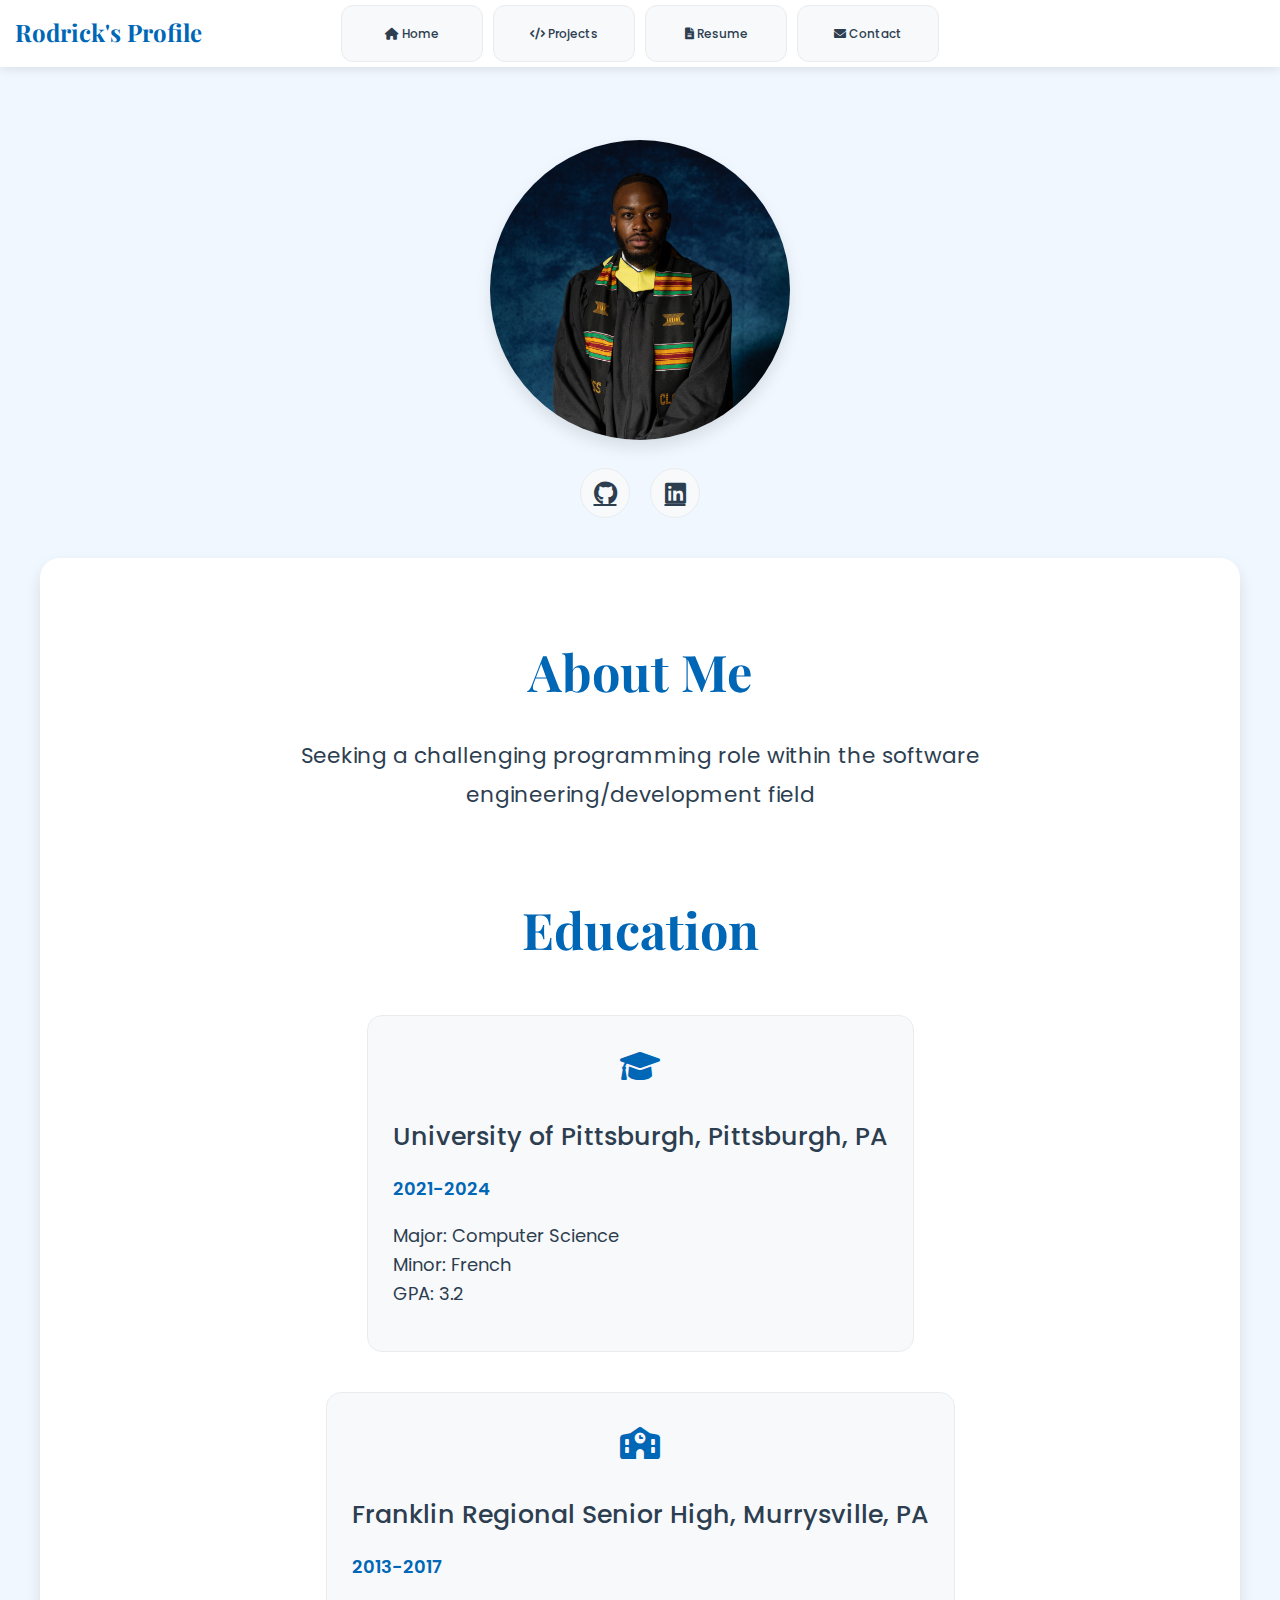
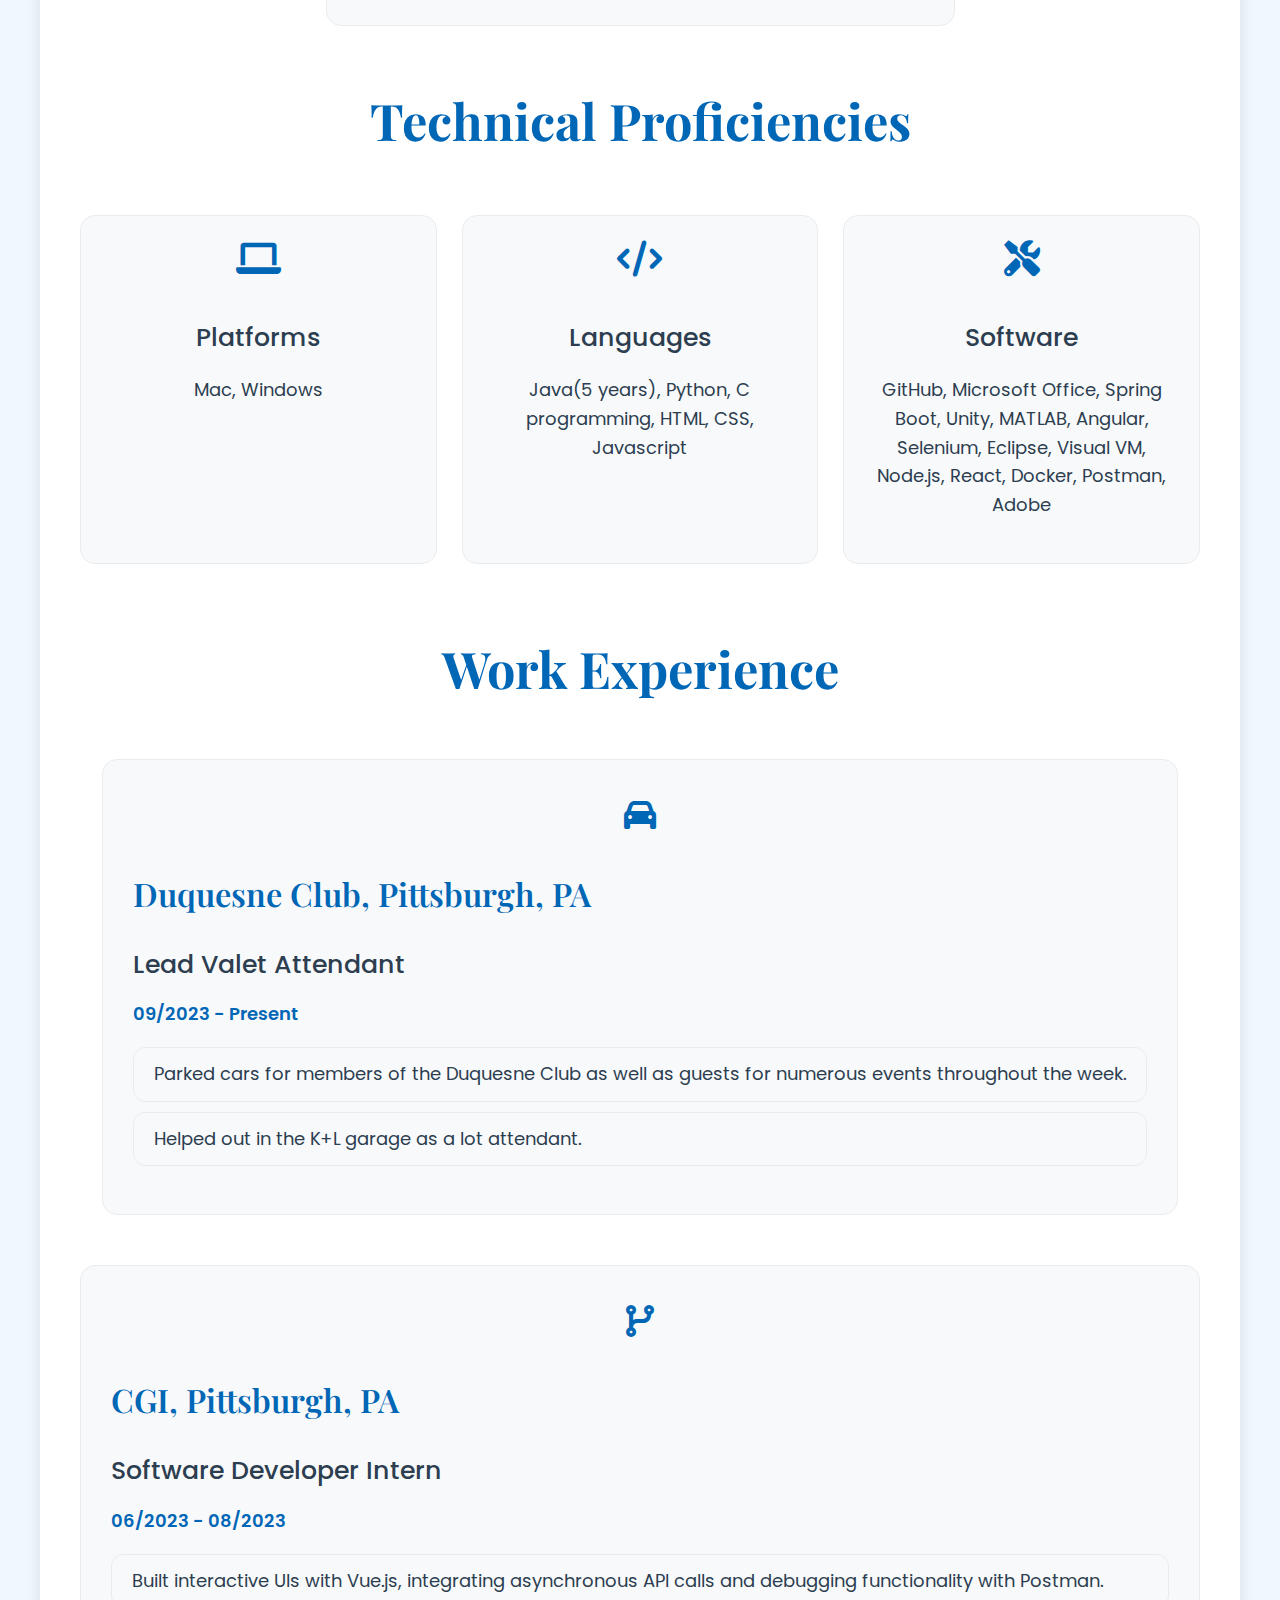
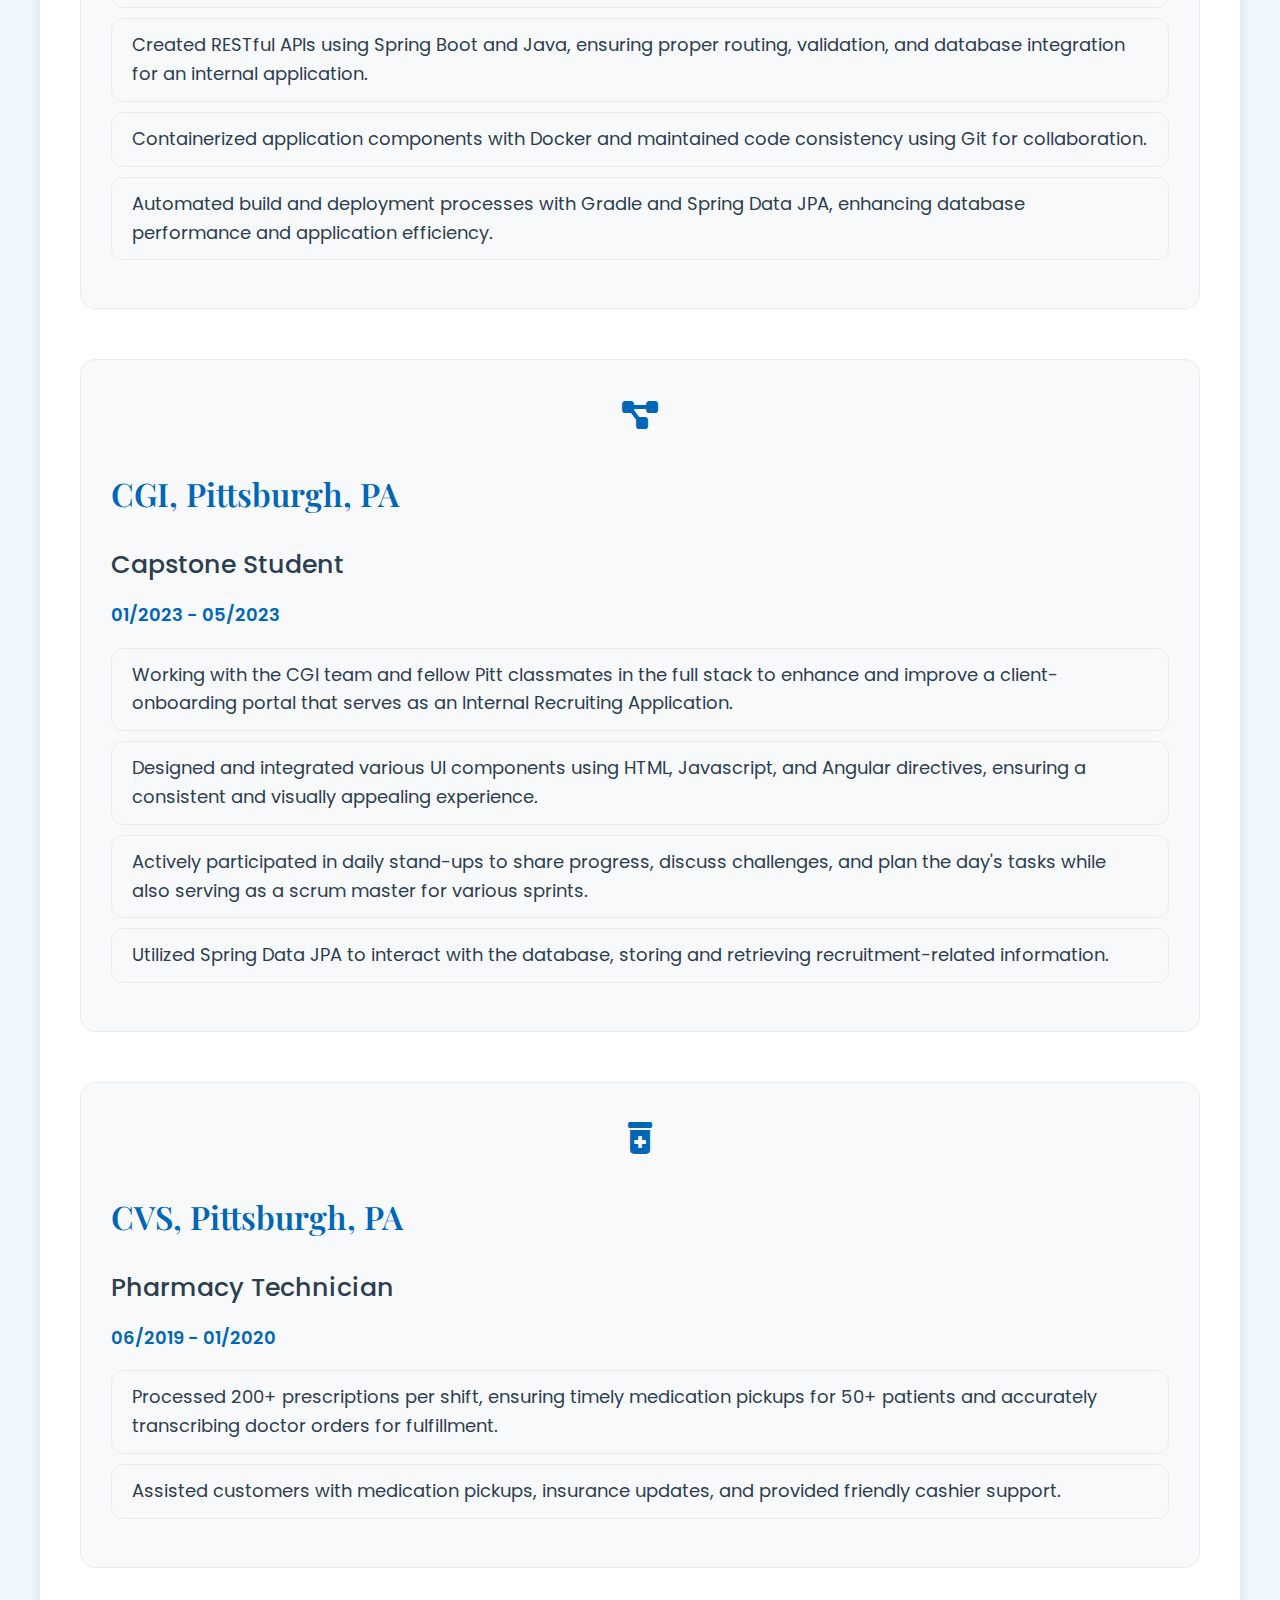
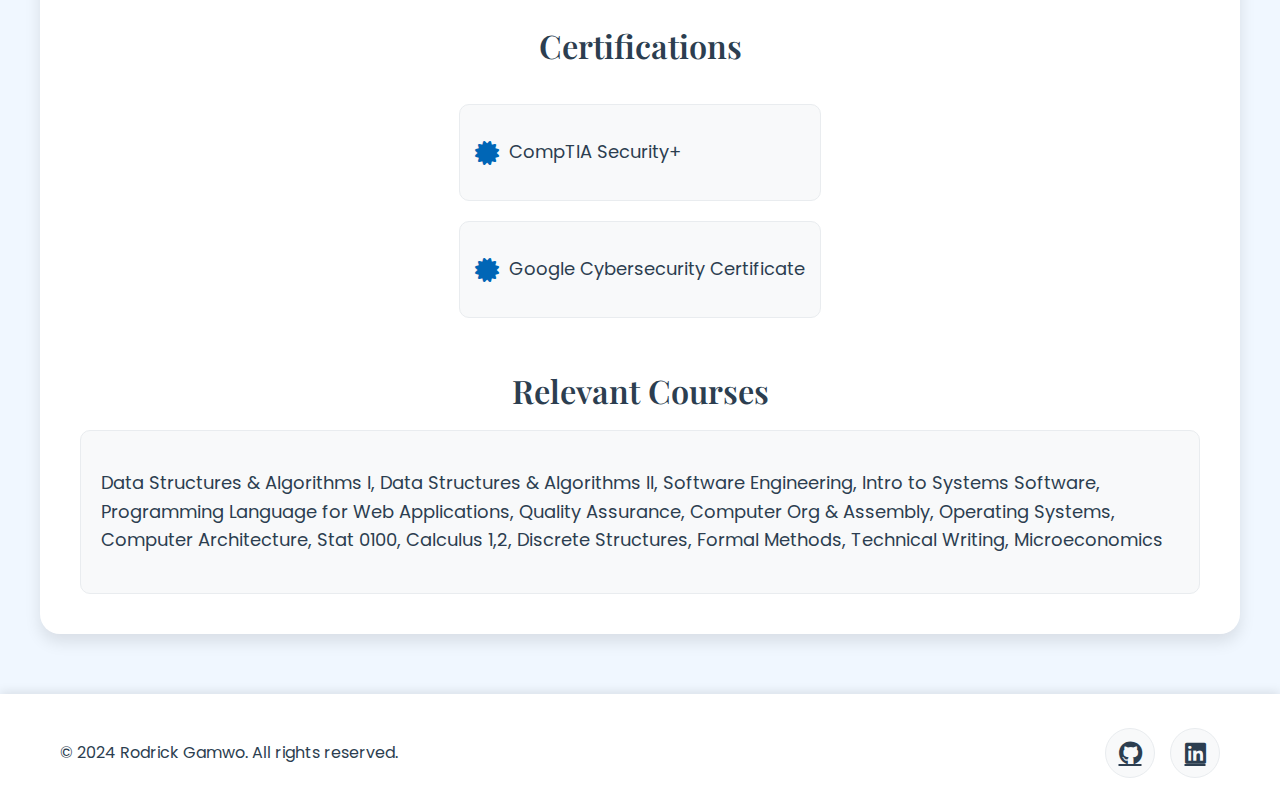
<file: index.html>
<!DOCTYPE html>
<html lang="en">
<head>
    <meta charset="UTF-8">
    <meta name="viewport" content="width=device-width, initial-scale=1.0">
    <title>Rodrick Gamwo - Portfolio</title>
    <link rel="stylesheet" href="styles.css">
    <link rel="stylesheet" href="https://cdnjs.cloudflare.com/ajax/libs/font-awesome/6.0.0/css/all.min.css">
</head>
<body>
    <header>
        <div class="navbar">
            <div class="logo">Rodrick's Profile</div>
            <ul>
                <li><a href="index.html"><i class="fas fa-home"></i> Home</a></li>
                <li><a href="projects.html"><i class="fas fa-code"></i> Projects</a></li>
                <li><a href="resume.html"><i class="fas fa-file-alt"></i> Resume</a></li>
                <li><a href="contact.html"><i class="fas fa-envelope"></i> Contact</a></li>
            </ul>
        </div>
    </header>

    <main style="padding-top: 80px;">
        <div class="profile-image">
            <img src="RodrickProfile.jpg" alt="Rodrick Gamwo" width="325" height="400">
            <div class="social-links">
                <a href="#" class="social-link"><i class="fab fa-github"></i></a>
                <a href="#" class="social-link"><i class="fab fa-linkedin"></i></a>
            </div>
        </div>

        <section class="red">
            <h1>About Me</h1>
            <p class="about-text">Seeking a challenging programming role within the software engineering/development field</p>

            <h1>Education</h1>
            <div class="education-item">
                <div class="education-icon">
                    <i class="fas fa-graduation-cap"></i>
                </div>
                <h3>University of Pittsburgh, Pittsburgh, PA</h3>
                <p><strong>2021-2024</strong></p>
                <p>Major: Computer Science<br>
                Minor: French<br>
                GPA: 3.2</p>
            </div>

            <div class="education-item">
                <div class="education-icon">
                    <i class="fas fa-school"></i>
                </div>
                <h3>Franklin Regional Senior High, Murrysville, PA</h3>
                <p><strong>2013-2017</strong></p>
            </div>

            <h1>Technical Proficiencies</h1>
            <div class="skills-grid">
                <div class="skill-category">
                    <i class="fas fa-laptop"></i>
                    <h3>Platforms</h3>
                    <p>Mac, Windows</p>
                </div>
                <div class="skill-category">
                    <i class="fas fa-code"></i>
                    <h3>Languages</h3>
                    <p>Java(5 years), Python, C programming, HTML, CSS, Javascript</p>
                </div>
                <div class="skill-category">
                    <i class="fas fa-tools"></i>
                    <h3>Software</h3>
                    <p>GitHub, Microsoft Office, Spring Boot, Unity, MATLAB, Angular, Selenium, Eclipse, Visual VM, Node.js, React, Docker, Postman, Adobe</p>
                </div>
            </div>

            <h1>Work Experience</h1>
            
            <div class="experience-item">
                <div class="experience-icon">
                    <i class="fas fa-car"></i>
                </div>
                <h2>Duquesne Club, Pittsburgh, PA</h2>
                <h3>Lead Valet Attendant</h3>
                <p><strong>09/2023 - Present</strong></p>
                <ul>
                    <li>Parked cars for members of the Duquesne Club as well as guests for numerous events throughout the week.</li>
                    <li>Helped out in the K+L garage as a lot attendant.</li>
                </ul>
            </div>

            <div class="experience-item">
                <div class="experience-icon">
                    <i class="fas fa-code-branch"></i>
                </div>
                <h2>CGI, Pittsburgh, PA</h2>
                <h3>Software Developer Intern</h3>
                <p><strong>06/2023 - 08/2023</strong></p>
                <ul>
                    <li>Built interactive UIs with Vue.js, integrating asynchronous API calls and debugging functionality with Postman.</li>
                    <li>Created RESTful APIs using Spring Boot and Java, ensuring proper routing, validation, and database integration for an internal application.</li>
                    <li>Containerized application components with Docker and maintained code consistency using Git for collaboration.</li>
                    <li>Automated build and deployment processes with Gradle and Spring Data JPA, enhancing database performance and application efficiency.</li>
                </ul>
            </div>

            <div class="experience-item">
                <div class="experience-icon">
                    <i class="fas fa-project-diagram"></i>
                </div>
                <h2>CGI, Pittsburgh, PA</h2>
                <h3>Capstone Student</h3>
                <p><strong>01/2023 - 05/2023</strong></p>
                <ul>
                    <li>Working with the CGI team and fellow Pitt classmates in the full stack to enhance and improve a client-onboarding portal that serves as an Internal Recruiting Application.</li>
                    <li>Designed and integrated various UI components using HTML, Javascript, and Angular directives, ensuring a consistent and visually appealing experience.</li>
                    <li>Actively participated in daily stand-ups to share progress, discuss challenges, and plan the day's tasks while also serving as a scrum master for various sprints.</li>
                    <li>Utilized Spring Data JPA to interact with the database, storing and retrieving recruitment-related information.</li>
                </ul>
            </div>

            <div class="experience-item">
                <div class="experience-icon">
                    <i class="fas fa-prescription-bottle-alt"></i>
                </div>
                <h2>CVS, Pittsburgh, PA</h2>
                <h3>Pharmacy Technician</h3>
                <p><strong>06/2019 - 01/2020</strong></p>
                <ul>
                    <li>Processed 200+ prescriptions per shift, ensuring timely medication pickups for 50+ patients and accurately transcribing doctor orders for fulfillment.</li>
                    <li>Assisted customers with medication pickups, insurance updates, and provided friendly cashier support.</li>
                </ul>
            </div>

            <h2>Certifications</h2>
            <div class="certifications-grid">
                <div class="certification-item">
                    <i class="fas fa-certificate"></i>
                    <p>CompTIA Security+</p>
                </div>
                <div class="certification-item">
                    <i class="fas fa-certificate"></i>
                    <p>Google Cybersecurity Certificate</p>
                </div>
            </div>

            <h2>Relevant Courses</h2>
            <div class="courses-grid">
                <p>Data Structures & Algorithms I, Data Structures & Algorithms II, Software Engineering, Intro to Systems Software, Programming Language for Web Applications, Quality Assurance, Computer Org & Assembly, Operating Systems, Computer Architecture, Stat 0100, Calculus 1,2, Discrete Structures, Formal Methods, Technical Writing, Microeconomics</p>
            </div>
        </section>
    </main>

    <footer>
        <div class="footer-content">
            <p>&copy; 2024 Rodrick Gamwo. All rights reserved.</p>
            <div class="footer-social">
                <a href="#" class="social-link"><i class="fab fa-github"></i></a>
                <a href="#" class="social-link"><i class="fab fa-linkedin"></i></a>
            </div>
        </div>
    </footer>
</body>
</html>
</file>
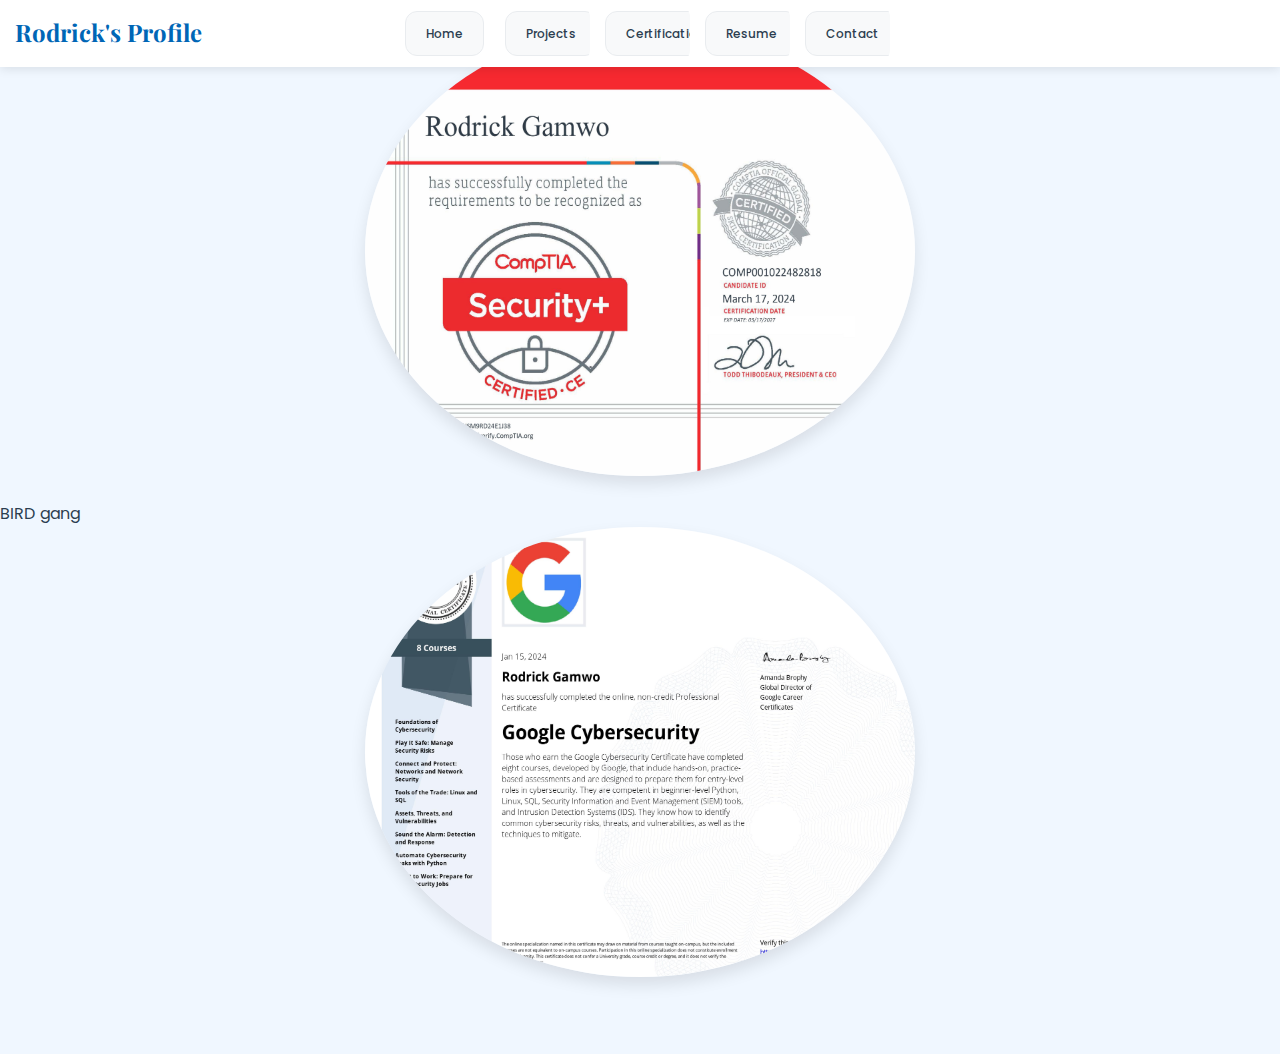
<file: certificates.html>
<html>
    <header>
        <link rel="stylesheet" href="styles.css">
        <div class= "navbar">
            <div class= "logo">Rodrick's Profile</div>
                <ul>
                    <a href= "index.html"><li>Home</li></a>
                    <a href= "projects.html"><li>Projects</li></a>
                    <a href= "certificates.html"><li>Certifications</li></a>
                    <a href= "resume.html"><li>Resume</li></a>
                    <a href= "contact.html"><li>Contact</li></a>
                </ul>
        </div>
    </header>
    <body>
        <br><center><img src="CompTIA.jpg" alt="Rodrick Gamwo" width="550" height="450"></center><br>
        BIRD gang
        <br><center><img src="Coursera.jpg" alt="Rodrick Gamwo" width="550" height="450"></center>
        <br><br><br>
        <div class= "down">
    </div>
    </body>
</html>
</file>
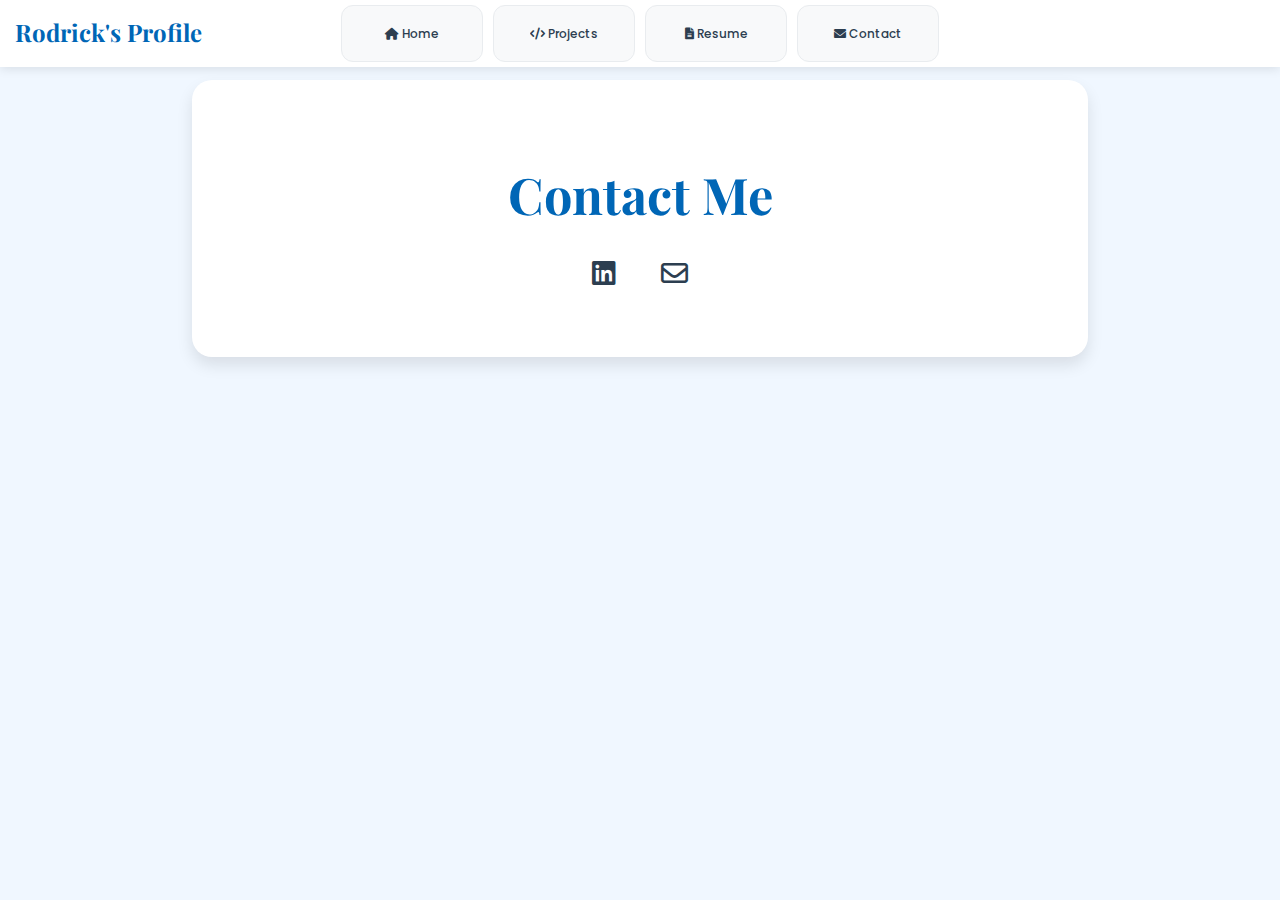
<file: contact.html>
<!DOCTYPE html>
<html lang="en">
<head>
    <meta charset="UTF-8">
    <meta name="viewport" content="width=device-width, initial-scale=1.0">
    <title>Rodrick Gamwo - Contact</title>
    <link rel="stylesheet" href="styles.css">
    <link rel="stylesheet" href="https://cdnjs.cloudflare.com/ajax/libs/font-awesome/6.0.0/css/all.min.css">
</head>
<body>
    <header>
        <div class="navbar">
            <div class="logo">Rodrick's Profile</div>
            <ul>
                <li><a href="index.html"><i class="fas fa-home"></i> Home</a></li>
                <li><a href="projects.html"><i class="fas fa-code"></i> Projects</a></li>
                <li><a href="resume.html"><i class="fas fa-file-alt"></i> Resume</a></li>
                <li><a href="contact.html"><i class="fas fa-envelope"></i> Contact</a></li>
            </ul>
        </div>
    </header>
    <body>
        <main>
            <section>
                <div class="red">
                    <h1>Contact Me</h1>
                    <center><a href="https://www.linkedin.com/in/rodrickgamwo/" class= "linka"><i class="fa-brands fa-linkedin fa-xl"></i></a>&nbsp;&nbsp;&nbsp;&nbsp;&nbsp;&nbsp;&nbsp;&nbsp;
                    <a href = "mailto: rtgamwo@gmail.com.com" class= "linka"><i class="fa-regular fa-envelope fa-xl"></i></a></center>&nbsp;&nbsp;&nbsp;&nbsp;&nbsp;&nbsp;&nbsp;
                  <!-- <a href="tel:412-499-1030" class= "linka"><i class= "fa-sharp fa-regular fa-phone fa-xl"></i></a><br><br> -->
                  <!-- LinkedIn: <a href="https://www.linkedin.com/in/rodrickgamwo/" class= "linka">https://www.linkedin.com/in/rodrickgamwo/</a> <br>
                  Email: <a href = "mailto: rtgamwo@gmail.com.com" class= "linka">rtgamwo@gmail.com</a><br>
                  Cell: (412) 499-1030 -->
                </div>
            </section>
        </main>
    </body>
</html>
</file>
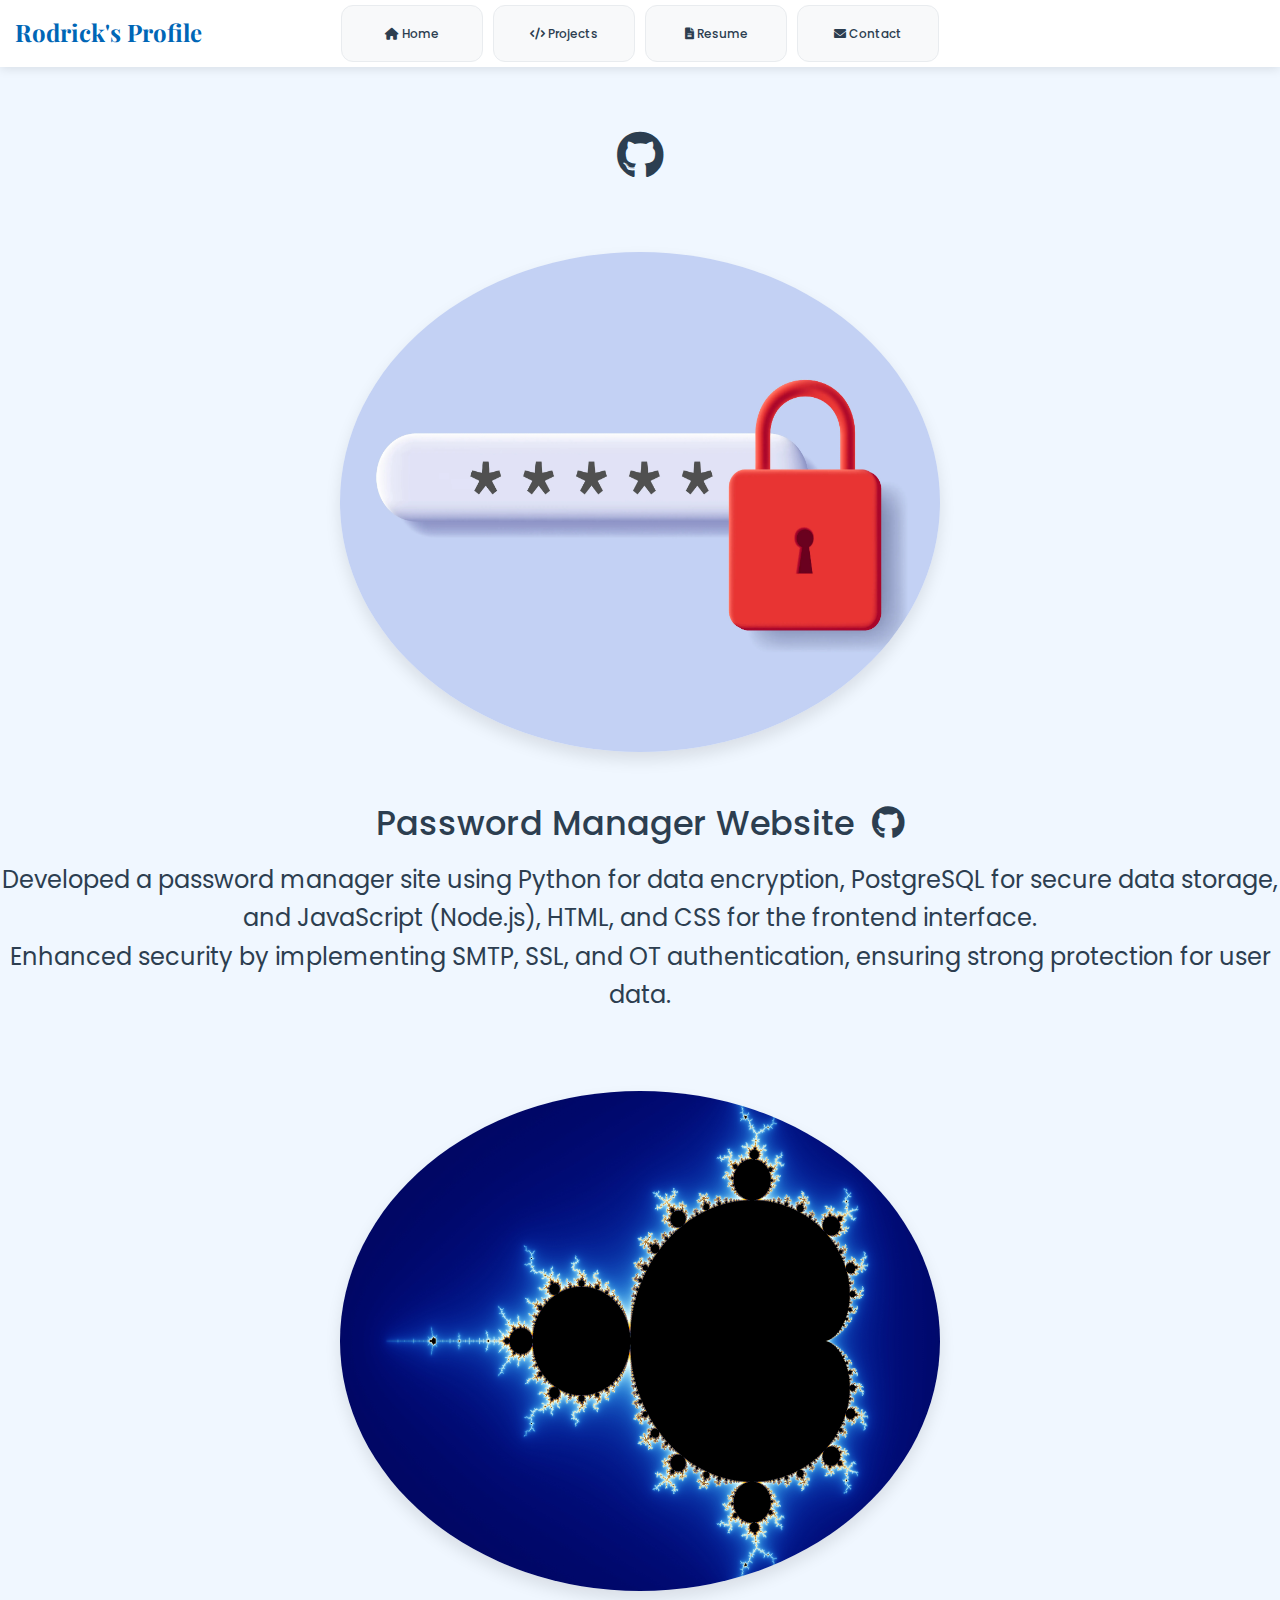
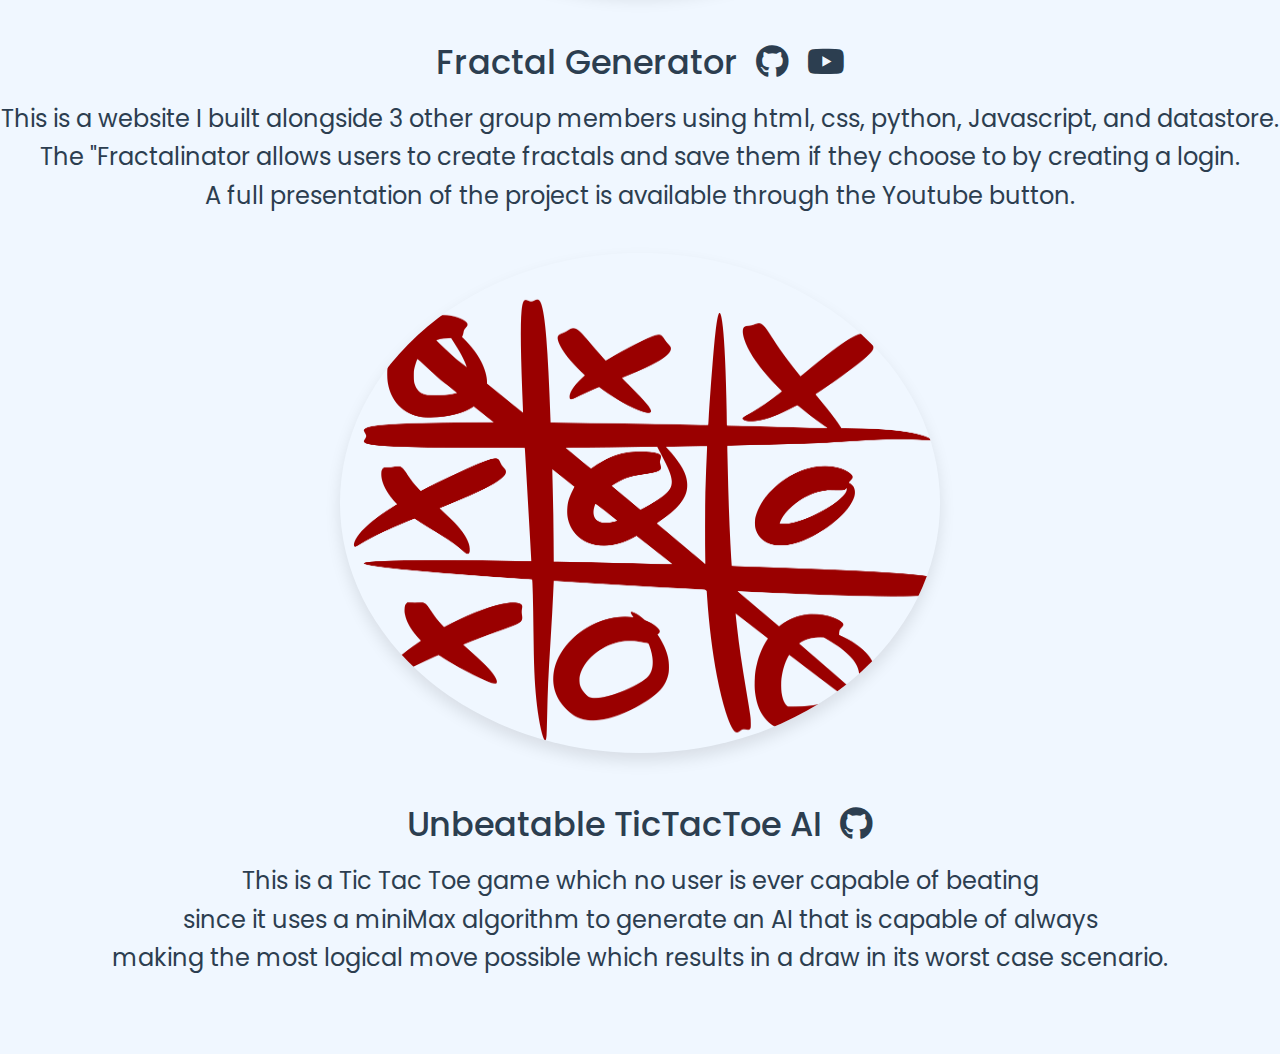
<file: projects.html>
<!DOCTYPE html>
<html lang="en">
<head>
    <meta charset="UTF-8">
    <meta name="viewport" content="width=device-width, initial-scale=1.0">
    <title>Rodrick Gamwo - Projects</title>
    <link rel="stylesheet" href="styles.css">
    <link rel="stylesheet" href="https://cdnjs.cloudflare.com/ajax/libs/font-awesome/6.0.0/css/all.min.css">
</head>
<body>
    <header>
        <div class="navbar">
            <div class="logo">Rodrick's Profile</div>
            <ul>
                <li><a href="index.html"><i class="fas fa-home"></i> Home</a></li>
                <li><a href="projects.html"><i class="fas fa-code"></i> Projects</a></li>
                <li><a href="resume.html"><i class="fas fa-file-alt"></i> Resume</a></li>
                <li><a href="contact.html"><i class="fas fa-envelope"></i> Contact</a></li>
            </ul>
        </div>
    </header>
    <body>
        <div class= "git" style="padding-top: 60px;">
        <br><br>
        <a href="https://github.com/Pittstudent" class= "linka"><i class="fab fa-github fa-2xl"></i></a><br><br><br>
        <img src="Pass.jpg" alt="password manager" width="600" height="500"><br>
        <h3>Password Manager Website &nbsp;<a href="https://github.com/Pittstudent/PassManager" class= "linka"><i class="fab fa-github"></i></a></h3>
        Developed a password manager site using Python for data encryption, PostgreSQL for secure data storage, and JavaScript (Node.js), HTML, and CSS for the frontend interface.<br>
        Enhanced security by implementing SMTP, SSL, and OT authentication, ensuring strong protection for user data.<br><br><br>

        <img src="fractal.jpg" alt="fractal" width="600" height="500"><br>
        <h3>Fractal Generator &nbsp;<a href="https://github.com/dta12/Fractalinator" class= "linka"><i class="fab fa-github"></i></a>
            &nbsp;<a href="https://www.youtube.com/watch?v=hbhx1OQ4jtY" class= "linka"><i class="fab fa-youtube"></i></a></h2>
        This is a website I built alongside 3 other group members using html, css, python, Javascript, and datastore. 
        The "Fractalinator allows users to create fractals and save them if they choose to by creating a login. <br>A full presentation of the project is available through the Youtube button.<br><br>
        
        <img src="tictac.png" alt="fractal" width="600" height="500"><br>
        <h3>Unbeatable TicTacToe AI &nbsp;<a href="https://github.com/Pittstudent/TicTacToeGame" class= "linka"><i class="fab fa-github"></i></a></h3>
        This is a Tic Tac Toe game which no user is ever capable of beating <br>
        since it uses a miniMax algorithm to generate an AI that is capable of always<br>
        making the most logical move possible which results in a draw in its worst case scenario. <br><br><br>
        </div>
    </body>
</html>
</file>
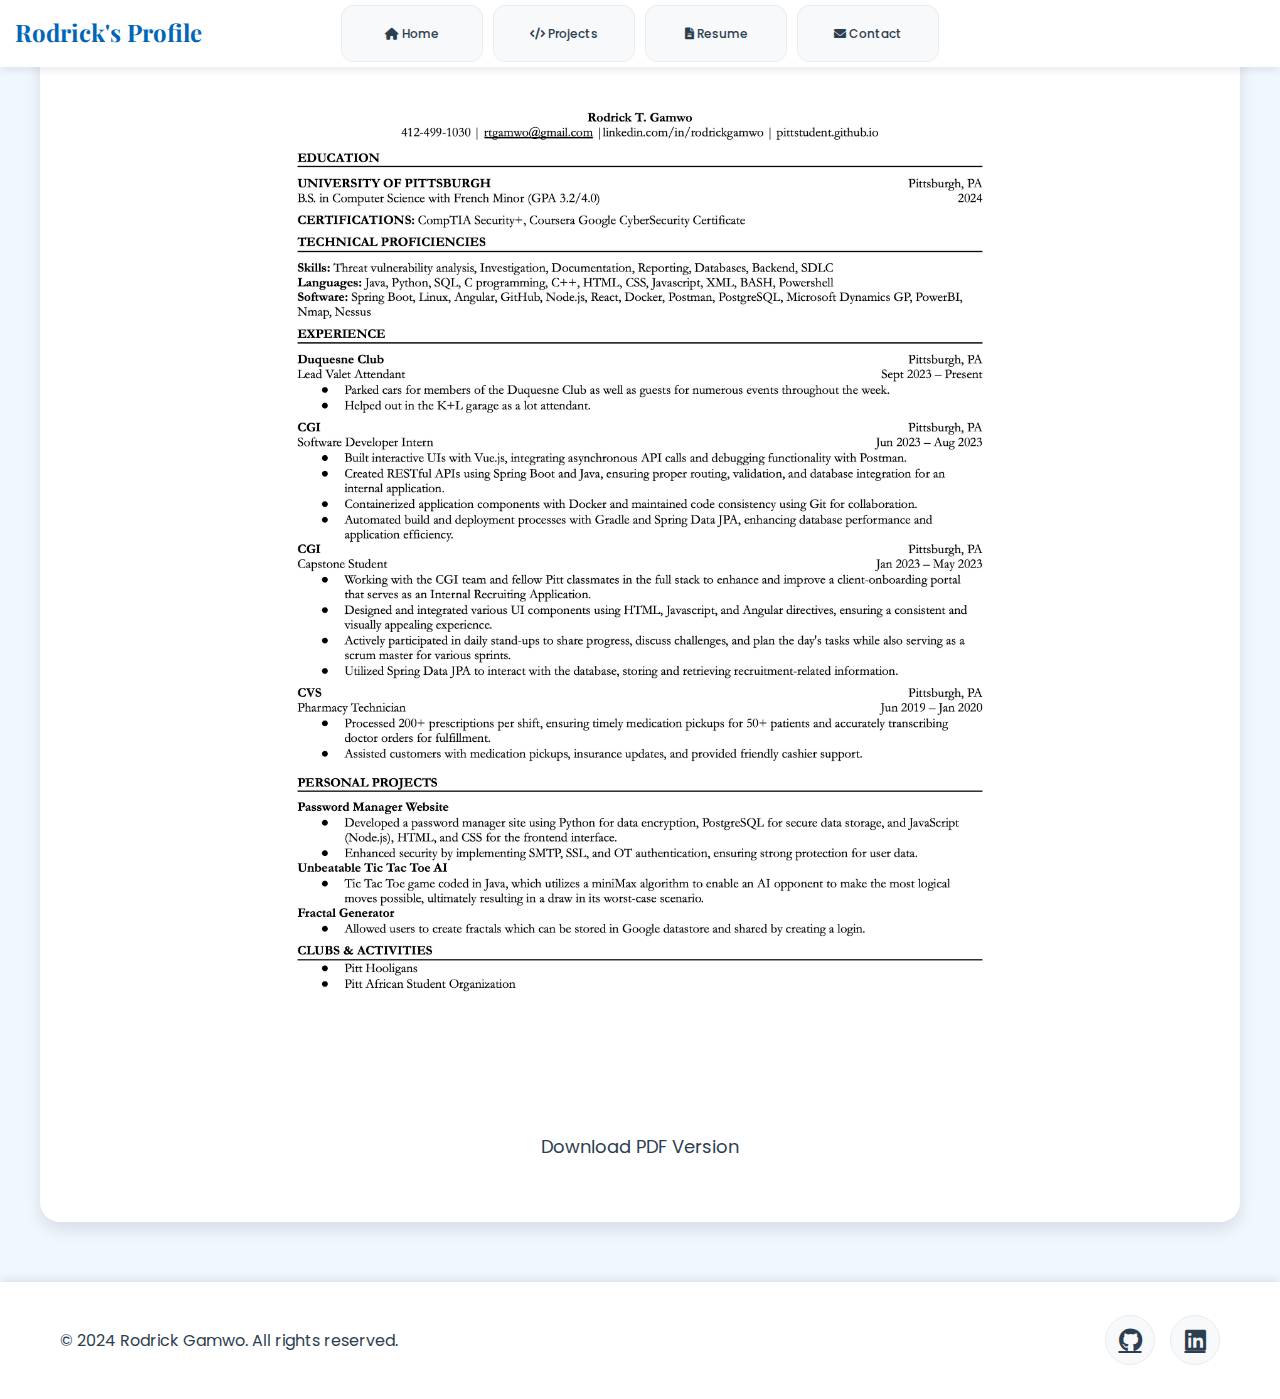
<file: resume.html>
<!DOCTYPE html>
<html lang="en">
<head>
    <meta charset="UTF-8">
    <meta name="viewport" content="width=device-width, initial-scale=1.0">
    <title>Rodrick Gamwo - Resume</title>
    <link rel="stylesheet" href="styles.css">
    <link rel="stylesheet" href="https://cdnjs.cloudflare.com/ajax/libs/font-awesome/6.0.0/css/all.min.css">
</head>
<body>
    <header>
        <div class="navbar">
            <div class="logo">Rodrick's Profile</div>
            <ul>
                <li><a href="index.html"><i class="fas fa-home"></i> Home</a></li>
                <li><a href="projects.html"><i class="fas fa-code"></i> Projects</a></li>
                <li><a href="resume.html"><i class="fas fa-file-alt"></i> Resume</a></li>
                <li><a href="contact.html"><i class="fas fa-envelope"></i> Contact</a></li>
            </ul>
        </div>
    </header>

    <main>
        <section class="red">
            <div style="text-align: center; margin: 20px 0;">
                <img src="RodrickResume.jpg" alt="Rodrick Gamwo Resume" style="max-width: 800px; width: 100%; height: auto; border-radius: 0; box-shadow: none;">
                <br><br>
                <a href="RodrickGamwoResume.pdf" class="linka" download>Download PDF Version</a>
            </div>
        </section>
    </main>

    <footer>
        <div class="footer-content">
            <p>&copy; 2024 Rodrick Gamwo. All rights reserved.</p>
            <div class="footer-social">
                <a href="#" class="social-link"><i class="fab fa-github"></i></a>
                <a href="#" class="social-link"><i class="fab fa-linkedin"></i></a>
            </div>
        </div>
    </footer>
</body>
</html>
</file>
<file: styles.css>
@import url('https://fonts.googleapis.com/css2?family=Poppins:wght@300;400;500;600;700&family=Playfair+Display:wght@400;500;600;700&display=swap');

body {
    margin: 0;
    padding: 0;
    color: #2c3e50;
    background: #f0f7ff;
    line-height: 1.6;
}

* {
    font-family: 'Poppins', sans-serif;
    box-sizing: border-box;
}

section {
    position: relative;
    display: flex;
    flex-direction: column;
    align-items: center;
    min-height: 400px;
    padding: 80px 15vw 80px;
}

.red {
    background: #ffffff;
    font-size: 18px;
    border-radius: 20px;
    box-shadow: 0 8px 16px rgba(0, 0, 0, 0.1);
    max-width: 1200px;
    width: 100%;
    margin: 0 auto;
    padding: 40px;
}

.navbar {
    background: #ffffff;
    padding: 5px 0;
    position: fixed;
    width: 100%;
    top: 0;
    z-index: 1000;
    box-shadow: 0 2px 10px rgba(0, 0, 0, 0.1);
}

.navbar ul {
    list-style: none;
    background: #ffffff;
    padding: 0;
    margin: 0;
    display: flex;
    justify-content: center;
    align-items: center;
}

.navbar li {
    display: inline-block;
    margin: 0 5px;
}

.navbar a {
    text-decoration: none;
    color: #2c3e50;
    width: 100px;
    display: block;
    padding: 6px 10px;
    font-size: 12px;
    text-transform: capitalize;
    font-weight: 500;
    text-align: center;
    transition: all 0.3s ease;
    border-radius: 12px;
    position: relative;
    overflow: hidden;
}

.navbar a::before {
    content: '';
    position: absolute;
    top: 0;
    left: -100%;
    width: 100%;
    height: 100%;
    background: linear-gradient(90deg, transparent, rgba(0, 102, 182, 0.1), transparent);
    transition: 0.5s;
}

.navbar a:hover::before {
    left: 100%;
}

.navbar a:hover {
    background: #e8f0fe;
    color: #0066b6;
    transform: translateY(-2px);
}

.contact {
    text-align: center;
    font-size: 24px;
    color: #2c3e50;
}

.down {
    text-align: center;
    font-size: 24px;
    text-decoration: none;
    color: #2c3e50;
}

.linka {
    color: #2c3e50;
    text-decoration: none;
    transition: color 0.3s ease;
    position: relative;
}

.linka::after {
    content: '';
    position: absolute;
    width: 0;
    height: 2px;
    bottom: -2px;
    left: 0;
    background-color: #0066b6;
    transition: width 0.3s ease;
}

.linka:hover::after {
    width: 100%;
}

.linka:hover {
    color: #0066b6;
}

.git {
    text-align: center;
    font-size: 24px;
    text-decoration: none;
    color: #2c3e50;
}

.logo {
    position: absolute;
    left: 15px;
    font-size: 24px;
    font-weight: 700;
    margin-top: 8px;
    color: #0066b6;
    font-family: 'Playfair Display', serif;
}

h1 {
    font-size: 2.8em;
    font-weight: 700;
    color: #0066b6;
    margin-bottom: 0.5em;
    text-align: center;
    font-family: 'Playfair Display', serif;
}

h2 {
    font-size: 1.8em;
    font-weight: 600;
    color: #2c3e50;
    margin-bottom: 0.4em;
    font-family: 'Playfair Display', serif;
}

h3 {
    font-size: 1.4em;
    font-weight: 500;
    color: #2c3e50;
    margin-bottom: 0.3em;
}

ul {
    list-style-type: none;
    padding: 0;
}

ul li {
    margin: 10px 0;
    padding: 12px 20px;
    background: #f8f9fa;
    border-radius: 12px;
    transition: all 0.3s ease;
    border: 1px solid #e9ecef;
}

ul li:hover {
    background: #e8f0fe;
    transform: translateX(5px);
    box-shadow: 0 4px 8px rgba(0, 0, 0, 0.1);
}

img {
    border-radius: 50%;
    box-shadow: 0 8px 16px rgba(0, 0, 0, 0.1);
    transition: transform 0.3s ease;
}

img:hover {
    transform: scale(1.05);
}

strong {
    color: #0066b6;
    font-weight: 600;
}

/* New styles for the updated structure */
.profile-image {
    text-align: center;
    margin: 60px 0 40px;
}

.profile-image img {
    width: 300px;
    height: 300px;
    object-fit: cover;
    border-radius: 50%;
    box-shadow: 0 8px 16px rgba(0, 0, 0, 0.1);
    transition: transform 0.3s ease;
}

.profile-image img:hover {
    transform: scale(1.05);
}

.education-item {
    background: #f8f9fa;
    padding: 25px;
    border-radius: 15px;
    margin: 20px 0;
    transition: all 0.3s ease;
    border: 1px solid #e9ecef;
}

.education-item:hover {
    background: #e8f0fe;
    transform: translateY(-5px);
    box-shadow: 0 8px 16px rgba(0, 0, 0, 0.1);
}

.skills-grid {
    display: grid;
    grid-template-columns: repeat(auto-fit, minmax(280px, 1fr));
    gap: 25px;
    margin: 30px 0;
}

.skill-category {
    background: #f8f9fa;
    padding: 25px;
    border-radius: 15px;
    transition: all 0.3s ease;
    border: 1px solid #e9ecef;
    text-align: center;
}

.skill-category:hover {
    background: #e8f0fe;
    transform: translateY(-5px);
    box-shadow: 0 8px 16px rgba(0, 0, 0, 0.1);
}

.experience-item {
    background: #f8f9fa;
    padding: 30px;
    border-radius: 15px;
    margin: 25px 0;
    transition: all 0.3s ease;
    border: 1px solid #e9ecef;
}

.experience-item:hover {
    background: #e8f0fe;
    transform: translateY(-5px);
    box-shadow: 0 8px 16px rgba(0, 0, 0, 0.1);
}

.experience-item h2 {
    color: #0066b6;
    margin-bottom: 10px;
}

.experience-item h3 {
    color: #2c3e50;
    margin-bottom: 15px;
}

.experience-item p {
    margin: 5px 0;
}

/* Add smooth scrolling */
html {
    scroll-behavior: smooth;
}

/* Add animation for section entries */
@keyframes fadeInUp {
    from {
        opacity: 0;
        transform: translateY(20px);
    }
    to {
        opacity: 1;
        transform: translateY(0);
    }
}

section > * {
    animation: fadeInUp 0.6s ease-out forwards;
}

section > *:nth-child(1) { animation-delay: 0.1s; }
section > *:nth-child(2) { animation-delay: 0.2s; }
section > *:nth-child(3) { animation-delay: 0.3s; }
section > *:nth-child(4) { animation-delay: 0.4s; }
section > *:nth-child(5) { animation-delay: 0.5s; }

@media (max-width: 768px) {
    section {
        padding: 60px 5vw 40px;
    }

    .navbar {
        padding: 3px 0;
    }

    .navbar ul {
        flex-direction: row;
        flex-wrap: wrap;
        justify-content: center;
        padding: 3px 0;
    }

    .navbar li {
        margin: 2px 3px;
    }

    .navbar a {
        width: 90px;
        padding: 5px 8px;
        font-size: 11px;
    }

    .logo {
        position: relative;
        text-align: center;
        margin: 8px 0;
        font-size: 20px;
    }

    .skills-grid {
        grid-template-columns: 1fr;
    }

    .profile-image img {
        width: 200px;
        height: 200px;
    }
}

/* Add these new styles at the end of the file */

.social-links {
    margin-top: 20px;
    display: flex;
    justify-content: center;
    gap: 20px;
}

.social-link {
    color: #2c3e50;
    font-size: 24px;
    transition: all 0.3s ease;
    width: 50px;
    height: 50px;
    display: flex;
    align-items: center;
    justify-content: center;
    border-radius: 50%;
    background: #f8f9fa;
    border: 1px solid #e9ecef;
}

.social-link:hover {
    color: #0066b6;
    transform: translateY(-3px);
    box-shadow: 0 4px 8px rgba(0, 0, 0, 0.1);
    background: #e8f0fe;
}

.education-icon, .experience-icon {
    font-size: 32px;
    color: #0066b6;
    margin-bottom: 15px;
    text-align: center;
}

.skill-category i {
    font-size: 36px;
    color: #0066b6;
    margin-bottom: 15px;
}

.certifications-grid {
    display: grid;
    grid-template-columns: repeat(auto-fit, minmax(200px, 1fr));
    gap: 20px;
    margin: 20px 0;
}

.certification-item {
    display: flex;
    align-items: center;
    gap: 10px;
    padding: 15px;
    background: #f8f9fa;
    border-radius: 10px;
    transition: all 0.3s ease;
    border: 1px solid #e9ecef;
}

.certification-item:hover {
    background: #e8f0fe;
    transform: translateY(-3px);
    box-shadow: 0 4px 8px rgba(0, 0, 0, 0.1);
}

.certification-item i {
    color: #0066b6;
    font-size: 24px;
}

.courses-grid {
    background: #f8f9fa;
    padding: 20px;
    border-radius: 10px;
    border: 1px solid #e9ecef;
    transition: all 0.3s ease;
}

.courses-grid:hover {
    background: #e8f0fe;
    transform: translateY(-3px);
    box-shadow: 0 4px 8px rgba(0, 0, 0, 0.1);
}

.about-text {
    font-size: 1.2em;
    text-align: center;
    max-width: 800px;
    margin: 0 auto 40px;
    color: #2c3e50;
    line-height: 1.8;
}

footer {
    background: #ffffff;
    padding: 30px 0;
    margin-top: 60px;
    box-shadow: 0 -2px 10px rgba(0, 0, 0, 0.1);
}

.footer-content {
    max-width: 1200px;
    margin: 0 auto;
    padding: 0 20px;
    display: flex;
    justify-content: space-between;
    align-items: center;
    flex-wrap: wrap;
    gap: 20px;
}

.footer-social {
    display: flex;
    gap: 15px;
}

@media (max-width: 768px) {
    .footer-content {
        flex-direction: column;
        text-align: center;
    }

    .footer-social {
        justify-content: center;
    }

    .social-links {
        gap: 15px;
    }

    .social-link {
        width: 40px;
        height: 40px;
        font-size: 20px;
    }
}
</file>
